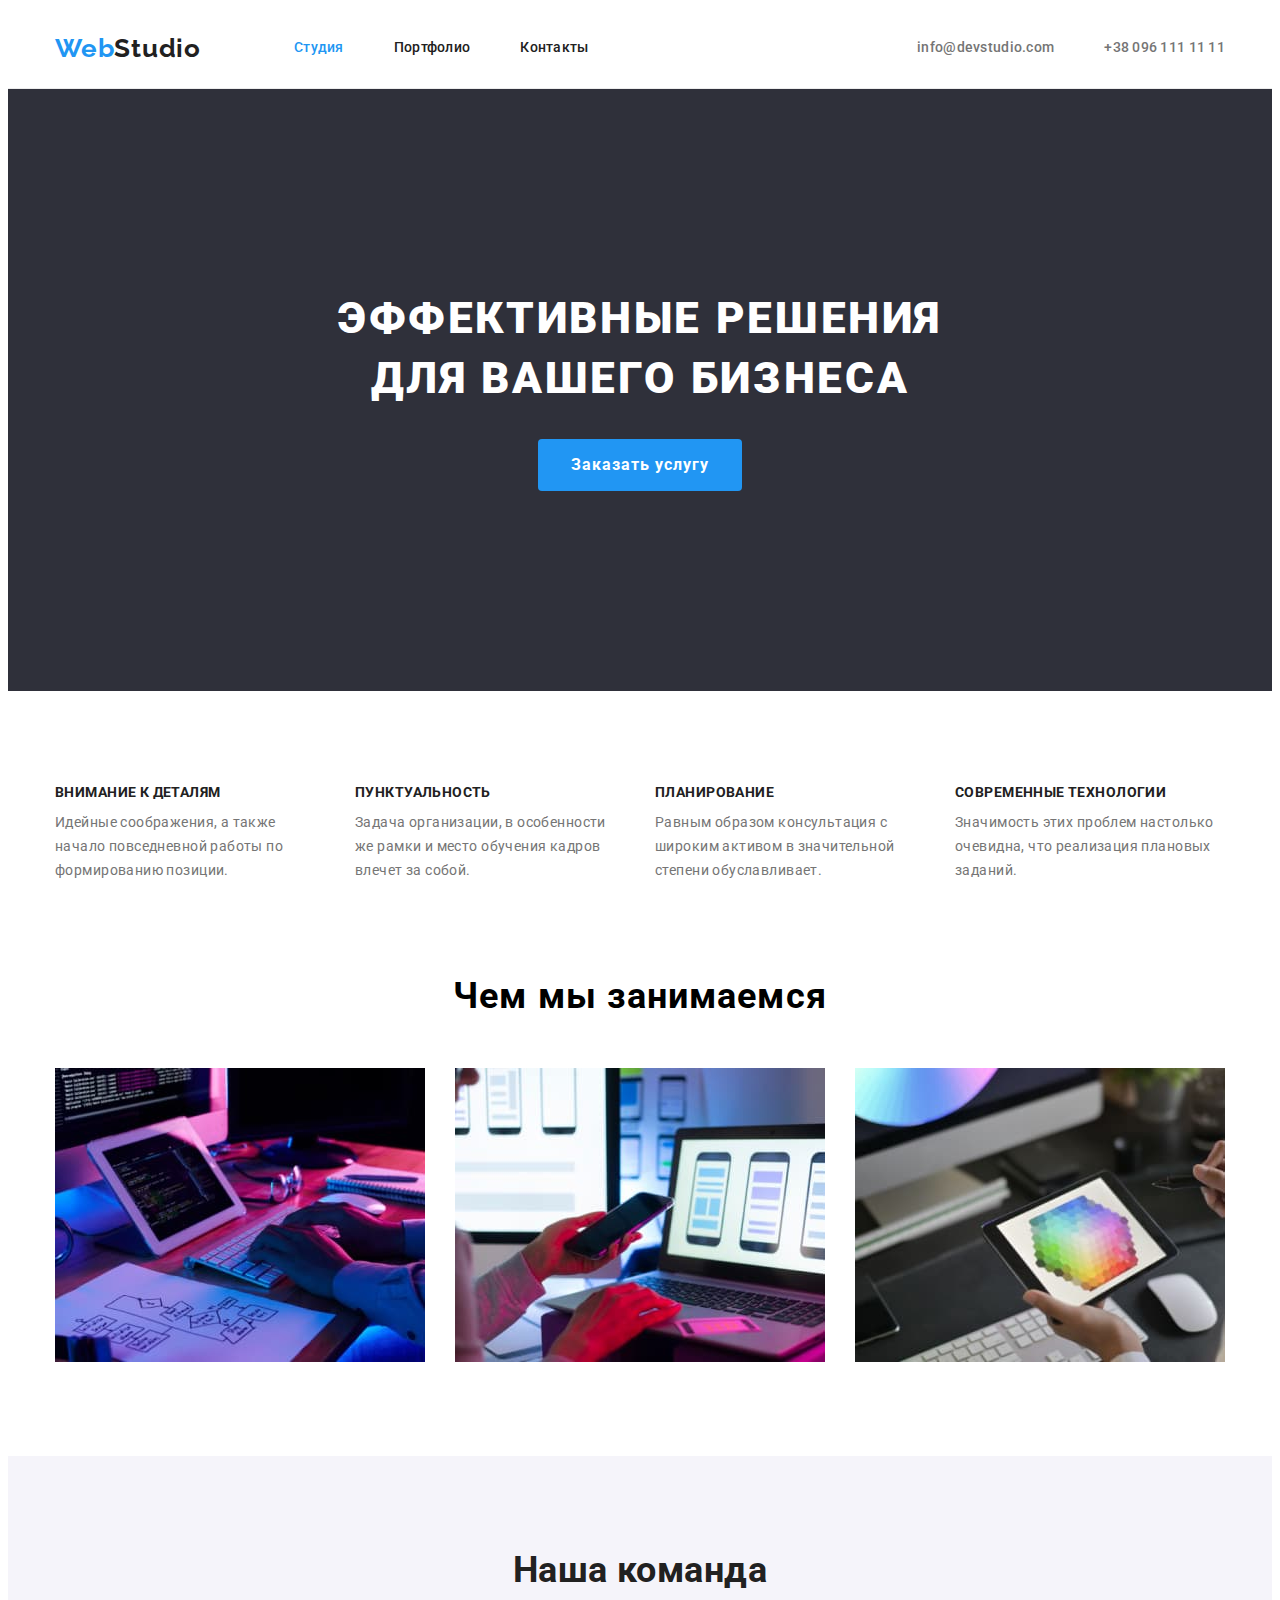
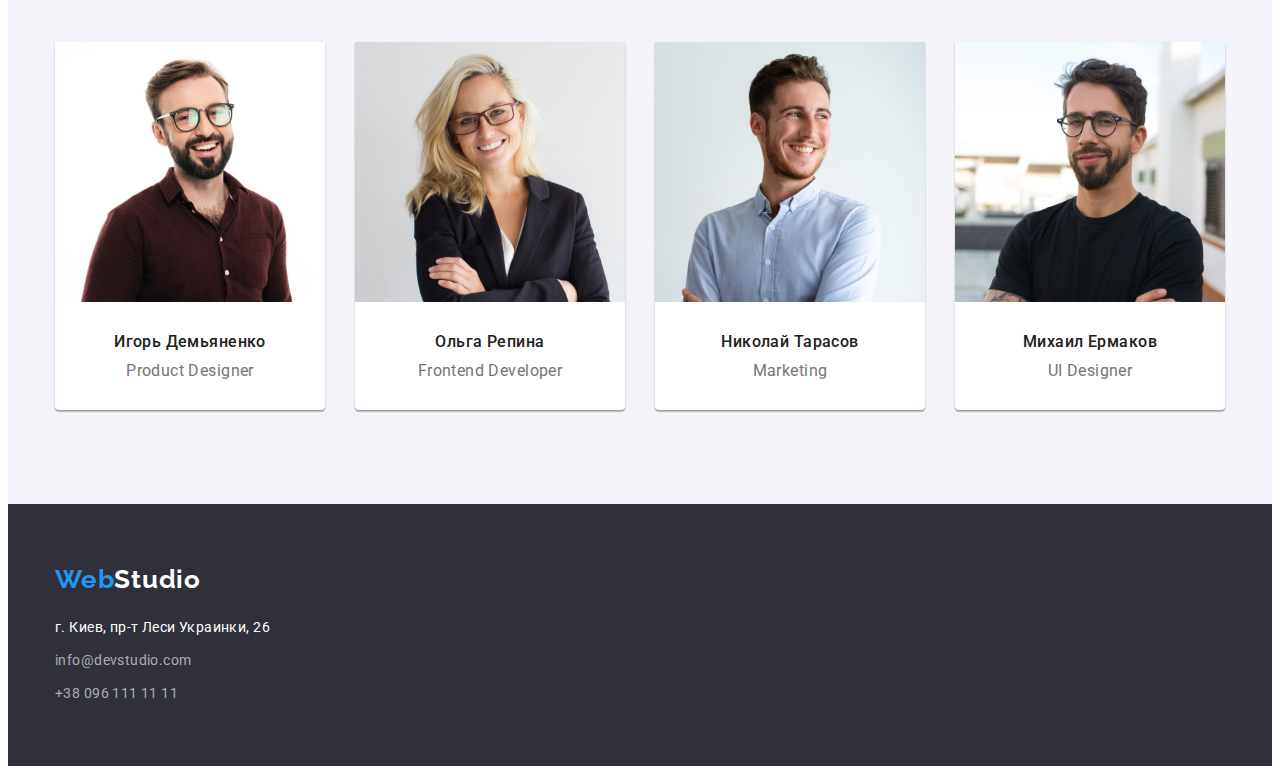
<file: index.html>
<!DOCTYPE html>
<html lang="ru">
<head>
    <meta charset="UTF-8">
    <meta http-equiv="X-UA-Compatible" content="IE=edge">
    <meta name="viewport" content="width=device-width, initial-scale=1.0">
    <title>Document</title>
    <!-- Fonts start -->
    <link rel="preconnect" href="https://fonts.googleapis.com">
    <link rel="preconnect" href="https://fonts.gstatic.com" crossorigin>
    <link href="https://fonts.googleapis.com/css2?family=Raleway:wght@700&family=Roboto:wght@400;500;700;900&display=swap"
        rel="stylesheet">
    <!-- Fonts end -->

    <!-- Normalize styles start-->
    <link rel="stylesheet" href="https://cdnjs.cloudflare.com/ajax/libs/modern-normalize/1.1.0/modern-normalize.min.css"
    integrity="sha512-wpPYUAdjBVSE4KJnH1VR1HeZfpl1ub8YT/NKx4PuQ5NmX2tKuGu6U/JRp5y+Y8XG2tV+wKQpNHVUX03MfMFn9Q=="
    crossorigin="anonymous" referrerpolicy="no-referrer" />
    <!-- Normalize styles end-->


    <!-- /custom styles start -->
    <link rel="stylesheet" href="./css/style.css">
    <!-- custom styles end -->

</head> 

<body>
    <!--Секція хедер-->
    <header class="header border">
        <div class="container header-container">
        <nav class="header-nav">
            <a class="logo link" href="./index.html" target="_blank" rel="noopener noreferrer">Web<span class="span-web">Studio</span></a>
            <ul class="header-list list">
                <li class="header-list-item">
                    <a class="header-link link current" href="./index.html" target="_blank" rel="noopener noreferrer">Студия</a>
                </li>
                <li class="header-list-item">
                    <a class="header-link link" href="./portfolio.html" target="_blank" rel="noopener noreferrer">Портфолио</a>
                </li>
                <li class="header-list-item">
                    <a class="header-link link" href="./index.html" target="_blank" rel="noopener noreferrer">Контакты</a>
                </li>
            </ul>  
        </nav>

        <ul class="header group list">
            <li class="contacts">
                <a class="contact" href="mailto::info@devstudio.com">info@devstudio.com</a></li>
            <li class="contacts">
                <a class="contact" href="tel:+380961111111">+38 096 111 11 11</a></li>
        </ul>
        </div>

    </header> 

<!--Блок унікального контенту на сторінці-->

    <main>
        <!--Секція Hero-->  
        <section class="section-hero">
            <div class="container">
            <h1 class="hero-title">Эффективные решения для вашего бизнеса</h1>
            <button class="hero-btn btn btn-mode-dark" type="button">Заказать услугу</button>
            </div>
        </section>

        <!-- Секція Benefits -->
        <section class="section benefits">
            <div class="container benefits-container">
            <h2 hidden class="visually-hidden">например</h2>

            <ul class="benefits-list list">
                <li class="benefits-item">
                    <h3 class="benefits-title">Внимание к деталям</h3>
                    <p class="descript">Идейные соображения, а также начало повседневной работы по формированию позиции.</p>
                </li>
                <li class="benefits-item">
                    <h3 class="benefits-title">Пунктуальность</h3>
                    <p class="descript">Задача организации, в особенности же рамки и место обучения кадров влечет за собой.</p>
                </li>
                <li class="benefits-item">
                    <h3 class="benefits-title">Планирование</h3>
                    <p class="descript">Равным образом консультация с широким активом в значительной степени обуславливает.</p>
                </li>
                <li class="benefits-item">
                    <h3 class="benefits-title">Современные технологии</h3>
                    <p class="descript">Значимость этих проблем настолько очевидна, что реализация плановых заданий.</p>
                </li>
            </ul>
            </div>

        </section>

        <!--Секція About-->
        <section class="section about">
            <div class="container about-container">
            <h2 class="about-title">Чем мы занимаемся</h2>
            <ul class="about-list list">
                <li class="about-item">
                    <img class="about-pic" src="./image/about/img-1.jpeg" alt="программист работающий своем рабочем офисе" width="370"
                        height="294">
                </li>
                <li class="about-item">
                    <img class="about-pic" src="./image/about/img-2.jpeg" alt="web-дизайнеры разрабатывают приложения для смартфонов"
                        width="370" height="294">
                </li>
                <li class="about-item">
                    <img class="about-pic" src="./image/about/img-3.jpeg"
                        alt="креативный художник веб-дизайна с рабочим графическим планшетом выбора цвета" width="370"
                        height="294">
                </li>
            </ul>
            </div>
        </section>

        <!-- Секція team  -->
        <section class="section team">
            <div class="container team-container">
            <h2 class="team-title">Наша команда</h2>
            <ul class="team-list list">
                <li class="team-item">
                    <img class="team-img" src="./image/team/img-1.jpeg" alt="сотрудник-1" weith="270" height="260">
                    <h3 class="name">Игорь Демьяненко</h3>
                    <p class="team-texts">Product Designer</p>
                </li>
                <li class="team-item">
                    <img class="team-img" src="./image/team/img-2.jpeg" alt="сотрудник-2" weith="270" height="260">
                    <h3 class="name">Ольга Репина</h3>
                    <p class="team-texts">Frontend Developer</p>
                </li>
                <li class="team-item">
                    <img class="team-img" src="./image/team/img-3.jpeg" alt="сотрудник-3" weith="270" height="260">
                    <h3 class="name">Николай Тарасов</h3>
                    <p class="team-texts">Marketing</p>
                </li>
                <li class="team-item">
                    <img class="team-img" src="./image/team/img-4.jpeg" alt="сотрудник-4" weith="270" height="260">
                    <h3 class="name">Михаил Ермаков</h3>
                    <p class="team-texts">UI Designer</p>
                </li>
            </ul>
            </div>
        </section>


    </main>

    <!--Секція футер-->
    <footer class="footer">
        <div class="container footer-container">
        <a class="logo link" href="./index.html" target="_blank" rel="noopener noreferrer">Web<span class="span">Studio</span></a>
        <address class="address">
            <ul class="group list">
                <li class="info location">г. Киев, пр-т Леси Украинки, 26</li>
                <li class="info"><a class="mail" href="mailto::info@devstudio.com">info@devstudio.com</a></li>
                <li class="info"><a class="phone" href="tel:+380961111111">+38 096 111 11 11</a> </li>
            </ul>
        </address>
        </div>

    </footer>

</body>

</html>
</file>
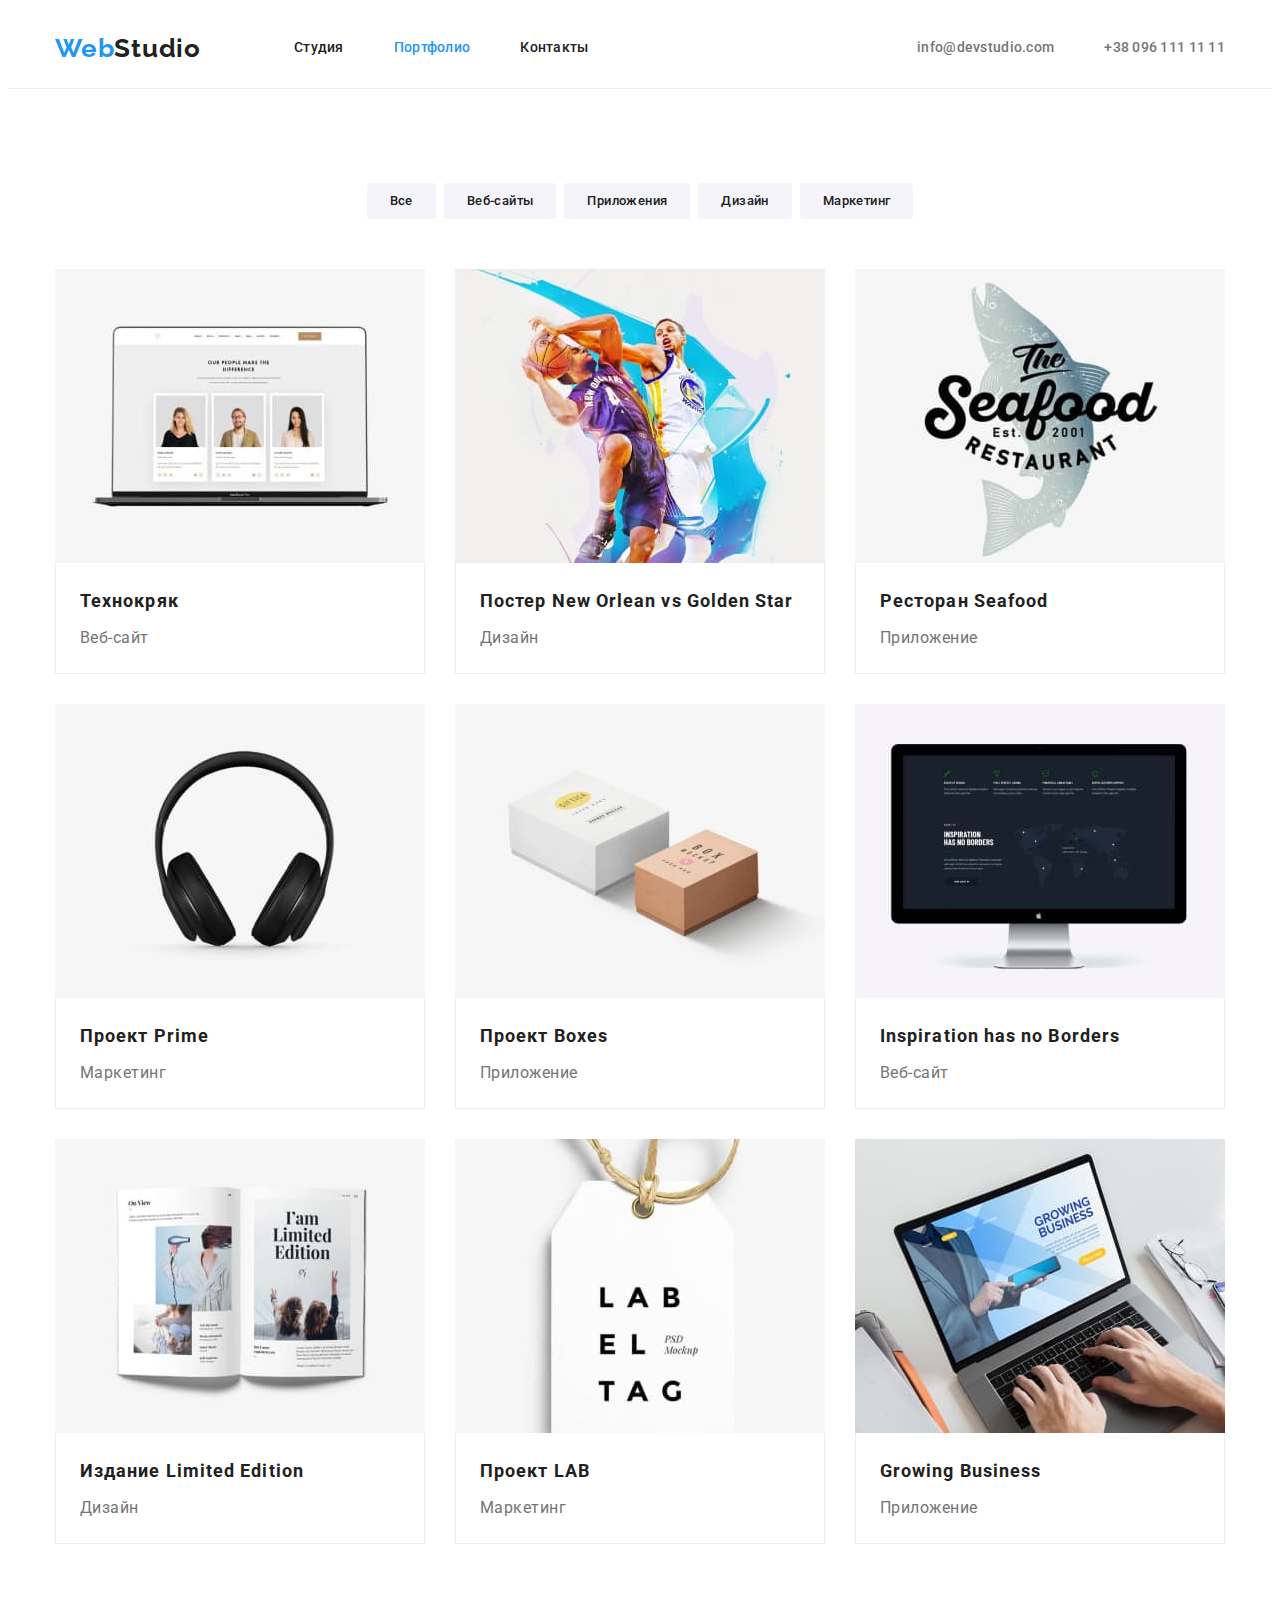
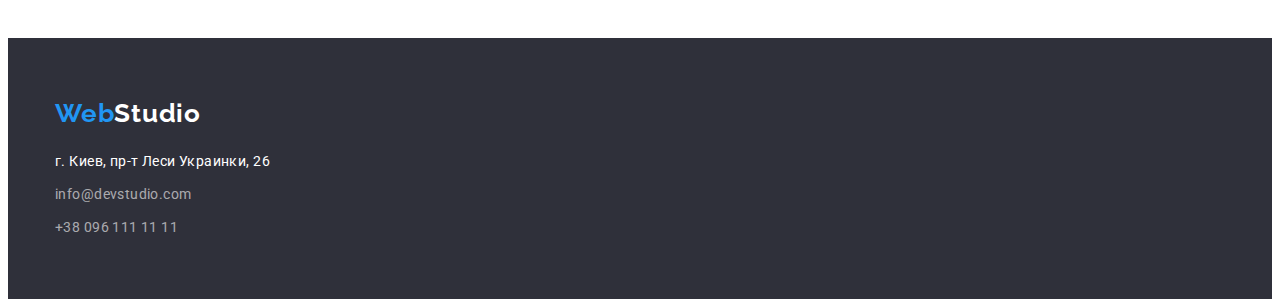
<file: portfolio.html>
<!DOCTYPE html>
<html lang="ru">
<head>
    <meta charset="UTF-8">
    <meta http-equiv="X-UA-Compatible" content="IE=edge">
    <meta name="viewport" content="width=device-width, initial-scale=1.0">
    <title>Document</title>
    <!-- Fonts start -->
    <link rel="preconnect" href="https://fonts.googleapis.com">
    <link rel="preconnect" href="https://fonts.gstatic.com" crossorigin>
    <link href="https://fonts.googleapis.com/css2?family=Raleway:wght@700&family=Roboto:wght@400;500;700;900&display=swap"
        rel="stylesheet">
    <!-- Fonts end -->
    
    <!-- Normalize styles start-->
    <link rel="stylesheet" href="https://cdnjs.cloudflare.com/ajax/libs/modern-normalize/1.1.0/modern-normalize.min.css"
    integrity="sha512-wpPYUAdjBVSE4KJnH1VR1HeZfpl1ub8YT/NKx4PuQ5NmX2tKuGu6U/JRp5y+Y8XG2tV+wKQpNHVUX03MfMFn9Q=="
    crossorigin="anonymous" referrerpolicy="no-referrer" />
    <!-- Normalize styles end-->

<!-- /custom styles start -->
    <link rel="stylesheet" href="./css/style.css">
<!-- custom styles end -->

</head>

<body>
    <!-- Секція хедер -->
    <header class="header border">
        <div class="container header-container">
        <nav class="header-nav">
            <a class="logo link" href="./index.html" target="_blank" rel="noopener noreferrer">Web<span class="span-web">Studio</span></a>
            <ul class="header-list list">
                <li class="header-list-item">
                    <a class="header-link link" href="./index.html" target="_blank" rel="noopener noreferrer">Студия</a>
                </li>
                <li class="header-list-item">
                    <a class="header-link link current" href="./index.html" target="_blank" rel="noopener noreferrer">Портфолио</a>
                </li>
                <li class="header-list-item">
                    <a class="header-link link" href="./index.html" target="_blank" rel="noopener noreferrer">Контакты</a>
                </li>
            </ul>
        </nav>
    
        <ul class="header group list">
            <li class="contacts">
                <a class="contact" href="mailto::info@devstudio.com">info@devstudio.com</a></li>
            <li class="contacts">
                <a class="contact" href="tel:+380961111111">+38 096 111 11 11</a></li>
        </ul>
        </div>
    
    </header>

    <!-- Блок контенту -->

    <main>
        <section class="section portfolio">
            <div class="container">
            <h1 hidden class="visually-hidden">Портфолио</h1>

            <!--кнопочки portfolio-->

            <ul class="list-btn">
                <li class="tack"><button class="btn btn-mode-light" type="button">Все</button></li>
                <li class="tack"><button class="btn btn-mode-light" type="button">Веб-сайты</button></li>
                <li class="tack"><button class="btn btn-mode-light" type="button">Приложения</button></li>
                <li class="tack"><button class="btn btn-mode-light" type="button">Дизайн</button></li>
                <li class="tack"><button class="btn btn-mode-light" type="button">Маркетинг</button></li>
            </ul>

            <!-- список карток -->

            <ul class="card-sed">
                <li class="page">
                    <a class="prtf" href="">
                        <img src="./image/portfolio/img-1.jpeg" alt="фото ноутбука" width="" height="">
                        <div class="description">
                            <h2 class="title">Технокряк</h2>
                            <p class="text">Веб-сайт</p>
                        </div>
                    </a>
                </li>
                <li class="page">
                    <a class="prtf" href="">
                        <img src="./image/portfolio/img-2.jpeg" alt="игроки в баскетбол" width="370" height="294">
                        <div class="description">
                            <h2 class="title">Постер<span lang="en"> New Orlean vs Golden Star</span></h2> 
                            <p class="text">Дизайн</p>
                        </div> 
                    </a>
                </li>
                <li class="page">
                    <a class="prtf" href="">
                        <img src="./image/portfolio/img-3.jpeg" alt="рыба логотип ресторана" width="370" height="294">
                        <div class="description">
                            <h2 class="title">Ресторан<span lang="en"> Seafood</span></h2>
                            <p class="text">Приложение</p>
                        </div>
                    </a>
                </li>
                <li class="page">
                    <a class="prtf" href="">
                        <img src="./image/portfolio/img-4.jpeg" alt="наушники" width="370" height="294">
                        <div class="description">
                            <h2 class="title">Проект<span lang="en"> Prime</span></h2>
                            <p class="text">Маркетинг</p>
                        </div>
                    </a>
                </li>
                <li class="page">
                    <a class="prtf" href="">
                        <img src="./image/portfolio/img-5.jpeg" alt="боксы" width="370" height="294">
                        <div class="description">
                            <h2 class="title">Проект<span lang="en"> Boxes</span></h2>  
                            <p class="text">Приложение</p>
                        </div>
                    </a>
                </li>
                <li class="page">
                    <a class="prtf" href="">
                        <img src="./image/portfolio/img-6.jpeg" alt="фото монитора" width="370" height="294">
                        <div class="description">
                            <h2 class="title"><span lang="en">Inspiration has no Borders</span></h2>
                            <p class="text">Веб-сайт</p>
                        </div>
                    </a>
                </li>
                <li class="page">
                    <a class="prtf" href="">
                        <img src="./image/portfolio/img-7.jpeg" alt="развернутый журнал" width="370" height="294">
                        <div class="description">
                            <h2 class="title">Издание<span lang="en"> Limited Edition</span></h2>  
                            <p class="text">Дизайн</p>
                        </div>
                    </a>
                </li>
                <li class="page">
                    <a class="prtf" href="">
                        <img src="./image/portfolio/img-8.jpeg" alt="бирка" width="370" height="294">
                        <div class="description">
                            <h2 class="title">Проект<span lang="en"> LAB</span></h2> 
                            <p class="text">Маркетинг</p>
                        </div>
                    </a>
                </li>
                <li class="page">
                    <a class="prtf" href="">
                        <img src="./image/portfolio/img-9.jpeg" alt="открытый ноутбук на столе за работой" width="370" height="294">
                        <div class="description">
                            <h2 class="title"><span lang="en">Growing Business</span></h2> 
                            <p class="text">Приложение</p>
                        </div>
                    </a>
                </li>
            
            </ul>
            </div>
            
        </section>

            
    </main>
    <!--Секція футер-->
    <footer class="footer">
        <div class="container footer-container">
        <a class="logo link" href="./index.html" target="_blank" rel="noopener noreferrer">Web<span class="span">Studio</span></a>
        <address class="address">
            <ul class="group list">
                <li class="info location">г. Киев, пр-т Леси Украинки, 26</li>
                <li class="info">
                    <a class="mail" href="mailto::info@devstudio.com">info@devstudio.com</a></li>
                <li class="info">
                    <a class="phone" href="tel:+380961111111">+38 096 111 11 11</a> </li>
            </ul>
        </address>
        </div>
    
    </footer>



    
</body>
</html>
</file>
<file: css/style.css>
html {
    box-sizing: border-box;
}

*,
*::before, 
*::after {
    box-sizing: inherit;
}



:root {
    /* fonts */
    --main-font: "Roboto";
    --secondary-font: "Raleway";

    /* text colors */
    --accent-txt-cl: #2196f3;
    --black-txt-cl: #212121;
    --white-txt-cl: #FFFFFF;
    --main-txt-cl: #757575;

    /* background color */
    --main-bg-cl:#FFFFFF;
    --hero-bg-cl:#2F303A;
    --btn-bg-cl:#F5F4FA;
    --team-bg-cl:#F5F4FA;

    /* border color */
    --header-cl:#ECECEC;
    --portf-cl: #EEEEEE;
}

body {
        font-family: var(--main-font), sans-serif;
        font-size: 14px;
        line-height: 1.71;
        background-color:var(--main-bg-cl);
        letter-spacing: 0.03em;
}

/* Стили для обнуления верхних отступов у элементов  */
h1,
h2,
h3,
h4,
h5,
h6,
p {
    margin: 0;
    padding: 0;
}

/* Класс для обнуления базовых свойств у списков (ul)  */

.list {
    list-style: none;
    padding-left: 0;
    margin: 0;
}

/* Класс для обнуления базовых свойств у ссылок */

.link {
    text-decoration: none;
    color: inherit;
}

/* Свойства для корректного отображения картинок */

img {
    display: block;
    max-width: 100%;
    height: auto;
}

/* Свойства для обнуления курсива у address */

address {
    font-style: normal;
    /* or */
    font-style: inherit;
}

/* common styles start */

.container {
    width: 1200px;
    padding-left: 15px;
    padding-right: 15px;
    margin-left: auto;
    margin-right: auto;

}

.link {
    text-decoration: none;
}

.list {
    list-style: none;
    margin: 0;
    padding: 0;
}

.section {
    padding-top: 94px;
    padding-bottom: 94px;
    
}

footer {
    display: block;
}

/* Секція хедер */

.header {
    background-color:var(--main-bg-cl);
}

.header.border {
    border-bottom: 1px solid var(--header-cl);

}

.header-list {
    display: flex;
    
    
}

.header-list.list {
    margin-left: 93px;

}

.header-container {
    display: flex;
    align-items: center;
    
}
.header-nav {
    display: flex;
    align-items: center;
}

.header-list-item:not(:last-child) {
    margin-right: 50px;

}


/* logo */

.logo {
    text-decoration: none;
    font-family: var(--secondary-font);
    font-style: normal;
    font-weight: 700;
    font-size: 26px;
    line-height: 1.19;
    letter-spacing: 0.03em;
    color: var(--accent-txt-cl);
}

.span-web {
    color: var(--black-txt-cl);
}


.header-link {
    display: block;
    font-weight: 500;
    font-size: 14px;
    line-height: 1.14;
    letter-spacing: 0.02em;
    color: var(--black-txt-cl);
    padding-top: 32px;
    padding-bottom: 32px;
    
}

.header-link.current {
    color: var(--accent-txt-cl);
}

.header-link:hover,
.header-link:focus {
    color: var(--accent-txt-cl);
}


.header.group.list {
    display: flex;
    margin-left: auto;
}

.contacts:not(:last-child) {
    margin-right: 50px;
}

.contact {
    font-weight: 500;
    font-size: 14px;
    line-height: 1.14;
    letter-spacing: 0.02em;
    list-style: none;
    text-decoration: none;
    color: var(--main-txt-cl);
    
    
}

.contact:hover,
.contact:focus {
    color: var(--accent-txt-cl);
}

/* Кнопки */

.btn {

    font-style: normal;
    font-family: inherit;
    text-align: center;    
    background-color: transparent;
    border-radius: 4px;
    border: 1px solid transparent;

    cursor: pointer;
}


.btn:hover,
.btn:focus {
    background-color: var(--accent-txt-cl);
    color: var(--white-txt-cl);
}

.btn-mode-light {
    color: var(--black-txt-cl);
    font-weight: 500;
    line-height: 1.62;
    text-align: center;
    letter-spacing: 0.03em;
    padding: 6px 22px;
    background:var(--btn-bg-cl)
}

.btn-mode-dark {
    color:var(--white-txt-cl);
    text-align: center;
    padding: 10px 32px;
    min-width: 200px;
    
}



/* common styles end */

/* Секція Hero */


.section-hero {
    padding-top: 200px;
    padding-bottom: 200px;
    background-color: var(--hero-bg-cl);
    text-align: center;
    
}


.hero-title {
    margin-bottom: 30px;
    width: 696px;
    font-family: 'Roboto';
    font-style: normal;
    font-weight: 900;
    font-size: 44px;
    line-height: 1.36;
    text-align: center;
    letter-spacing: 0.06em;
    text-transform: uppercase;
    color: var(--white-txt-cl);
    margin-right: auto;
    margin-left: auto;

}

.hero-btn {
    background: var(--accent-txt-cl);
    font-weight: 700;
    line-height: 1.88;
    font-size: 16px;

    align-items: center;
    letter-spacing: 0.06em;

}

.visually-hidden {
    position:absolute;
    width: 1px;
    height: 1px;
    margin: -1px;
    padding: 0;
    overflow: hidden;
    border: 0;
    clip: rect(0 0 0 0);
}

/* Секція Benefits */

.benefits-container {
    display: flex;
}

.benefits-list {
    display: flex;
    
}

.benefits-item {
    width: 270px;
}

.benefits-item:not(:last-child) {
    margin-right: 30px;

}


.benefits-title {
    font-weight: 700;
    font-size: 14px;
    line-height: 1.14;
    letter-spacing: 0.03em;
    text-transform: uppercase;
    margin-bottom: 10px;
    
    color: var(--black-txt-cl);
}

.descript {
    font-weight: 400;
    font-size: 14px;
    line-height: 1.71;
    letter-spacing: 0.03em;
    
    color: var(--main-txt-cl);
}

/* Секція About */

.section.about {
    padding-top: 0;
}

.about-list {
    display: flex;
    padding-top: 0;
}

.about-title {
    margin: 0;
    margin-bottom: 50px;
    
    font-weight: 700;
    font-size: 36px;
    line-height: 1.16;
    text-align: center;
    letter-spacing: 0.03em;
}

.about-item {
    width: 370px;
}

.about-item:not(:last-child) {
    margin-right: 30px;
}


.about,
.team {
    font-weight: 700;
    font-size: 36px;
    line-height: 1.17;
}



/* Секція team  */

.team {
    background-color:var(--team-bg-cl) ;
    
}

.team-title {
    text-align: center;
    font-weight: 700;
    font-size: 36px;
    line-height: 1.16;
    color:var(--black-txt-cl);
}


.team-list {
    display: flex;
    margin-top: 50px;
    
    font-size: 16px;
    line-height: 1.19;
    color: var(--main-txt-cl);
}

.name {
    font-weight: 500;
    font-size: 16px;
    color: var(--black-txt-cl);
    margin-top: 30px;
}

.team-texts {
    margin-top: 10px;
    margin-bottom: 30px;
    color: var(--main-txt-cl);
    font-weight: 400;
}


.team-item:not(:last-child) {
    margin-right: 30px;
}

.team-item {
    background:var(--main-bg-cl);
    box-shadow: 0px 1px 3px rgba(0, 0, 0, 0.12), 0px 1px 1px rgba(0, 0, 0, 0.14), 0px 2px 1px rgba(0, 0, 0, 0.2);
    border-radius: 0px 0px 4px 4px;
    text-align: center;
    margin-left: auto;
}
    

/* Секція portfolio */

.portfolio {
    padding-top: 94px;
    padding-bottom: 94px;
}

.prtf {
    font-weight: 700;
    font-size: 18px;
    line-height: 36px;
    text-decoration: none;
    color: var(--black-txt-cl);
}

.list-btn {
    display: flex;
    justify-content: center;
    padding: 0;
    margin-top: 0;
    margin-bottom: 50px;
    list-style: none;

}

.tack:not(:last-child) {
    margin-right: 8px;
}

.title {
    font-weight: 700;
    font-size: 18px;
    line-height: 2;
    letter-spacing: 0.06em;
    color: var(--black-txt-cl);
    margin-bottom: 4px;
}

.text {
    font-style: normal;
    font-weight: 400;
    font-size: 16px;
    line-height: 1.88;
    letter-spacing: 0.03em;
    
    color: var(--main-txt-cl);
}

.description {
    padding: 20px 24px;
    border-left:1px solid var(--portf-cl);
    border-right:1px solid var(--portf-cl);
    border-bottom:1px solid var(--portf-cl); 

}

/* список карток */

.card-sed {
    display: flex;
    flex-wrap: wrap;
    gap: 30px;
    padding: 0;
    margin: 0;
    list-style: none;
}

.page {
    flex-basis: calc((100% - 60px) / 3);
    background-color: var(--main-bg-cl);

}

/* Секція футер */
.footer {
    background-color: var(--hero-bg-cl);
    padding-top: 60px;
    padding-bottom: 60px;
}

.address {
    margin-top: 20px;

}

.span {
    color: var(--white-txt-cl)
}

.location {
    color: var(--white-txt-cl);
}

.info:not(:last-child) {
    margin-bottom: 9px;
    
}

.location,
.mail,
.phone {
    display: inline-block;
    font-family: 'Roboto';
    font-style: normal;
    font-weight: 400;
    font-size: 14px;
    line-height: 1.71;
    letter-spacing: 0.03em;
    text-decoration: none;

}


.phone,
.mail {
    color: rgba(255, 255, 255, 0.6);
}
</file>
